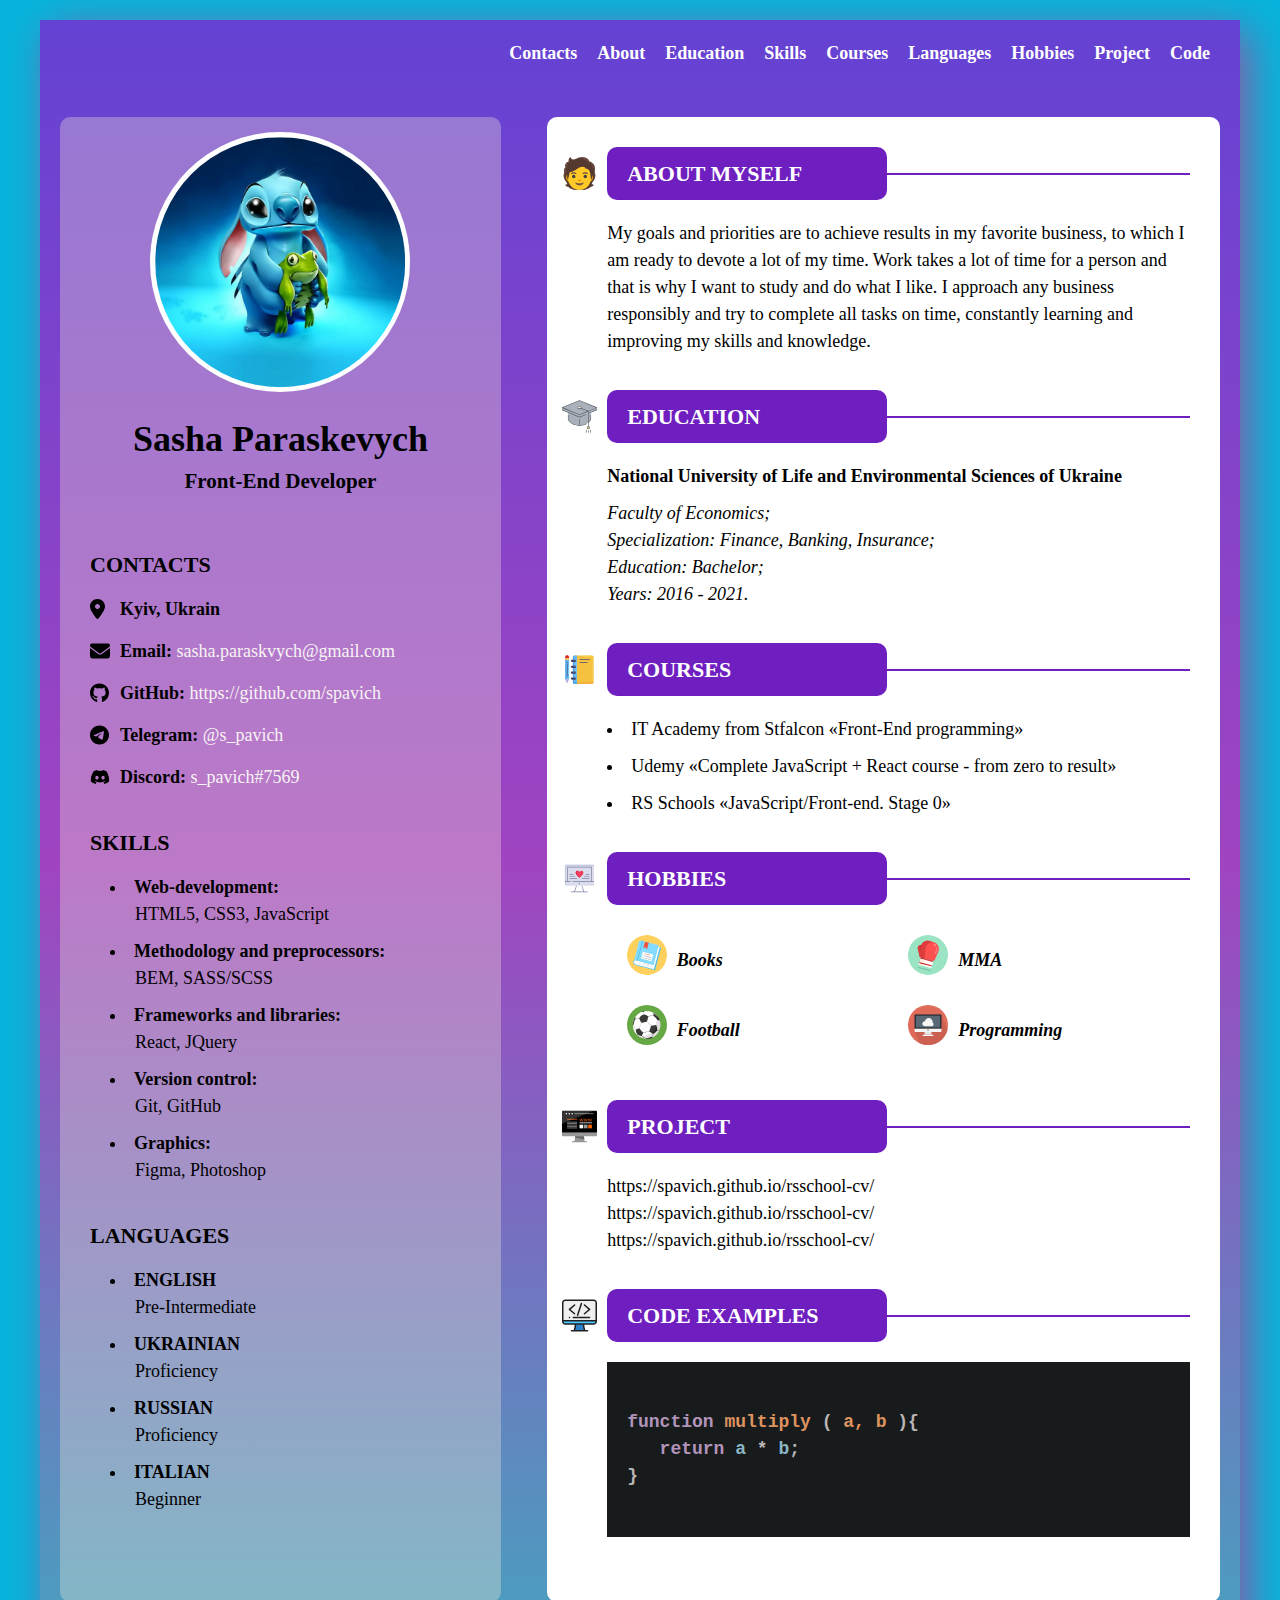
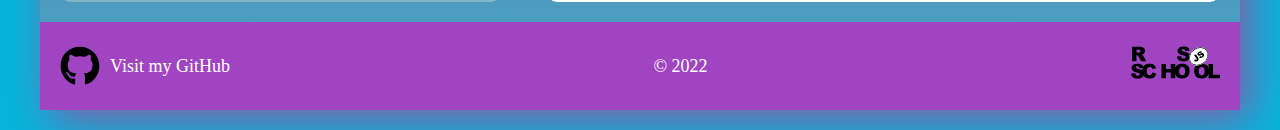
<file: index.html>
<!DOCTYPE html>
<html lang="en">
<head>
	<meta charset="UTF-8">
	<meta http-equiv="X-UA-Compatible" content="IE=edge">
	<meta name="viewport" content="width=device-width, initial-scale=1.0">
	<title>CV</title>
	<!-- Reset style CSS -->
	<link rel="stylesheet" href="css/reset.css">
	<!-- CSS -->
	<link rel="stylesheet" href="css/style.css">
	<!-- Media CSS -->
	<link rel="stylesheet" href="css/media.css">
</head>
<body>
	<div class="wrapper">
		<header class="header">
			<nav class="menu">
				<ul class="menu__list">
					<li class="menu__item">
						<a class="menu__link" href="#contacts">Contacts</a>
					</li>
					<li class="menu__item">
						<a class="menu__link" href="#about">About</a>
					</li>
					<li class="menu__item">
						<a class="menu__link" href="#education">education</a>
					</li>
					<li class="menu__item">
						<a class="menu__link" href="#skills">Skills</a>
					</li>
					<li class="menu__item">
						<a class="menu__link" href="#courses">courses</a>
					</li>
					<li class="menu__item">
						<a class="menu__link" href="#languages">languages</a>
					</li>
					<li class="menu__item">
						<a class="menu__link" href="#hobbies">hobbies</a>
					</li>
					<li class="menu__item">
						<a class="menu__link" href="#project">Project</a>
					</li>
					<li class="menu__item">
						<a class="menu__link" href="#code">Code</a>
					</li>
				</ul>
			</nav>
		</header>
	
		<main class="main">
			<div class="main__left">
				<section class="user">
					<div class="avatar">
						<img class="avatar__img" src="img/avatar.jpg" alt="avatar">
					</div>
					<h1 class="h1">Sasha Paraskevych</h1>
					<h3 class="h3">Front-End Developer</h3>
				</section>
				<section class="contacts section--margin-bottom" id="contacts">
					<h2 class="h2">contacts</h2>
					<ul class="contacts__list">
						<li class="contacts__item">
							<div class="contacts__image contacts__image-location"></div>
							<div class="contacts__text">
								<strong class="contacts__text-name">Kyiv, Ukrain</strong>
							</div>
						</li>
						<li class="contacts__item">
							<div class="contacts__image contacts__image-email"></div>
							<div class="contacts__text">
								<strong class="contacts__text-name">Email:</strong>
								<a class="contacts__link" target="_blank" href="mailto:sasha.paraskvych@gmail.com">sasha.paraskvych@gmail.com</a>
							</div>
						</li>
						<li class="contacts__item">
							<div class="contacts__image contacts__image-github"></div>
							<div class="contacts__text">
								<strong class="contacts__text-name">GitHub:</strong>
								<a class="contacts__link" target="_blank" href="https://github.com/spavich">https://github.com/spavich</a>
							</div>
						</li>
						<li class="contacts__item">
							<div class="contacts__image contacts__image-telegram"></div>
							<div class="contacts__text">
								<strong class="contacts__text-name">Telegram:</strong>
								<a class="contacts__link" target="_blank" href="https://t.me/s_pavich">@s_pavich</a>
							</div>
						</li>
						<li class="contacts__item">
							<div class="contacts__image contacts__image-discord"></div>
							<div class="contacts__text">
								<strong class="contacts__text-name">Discord:</strong>
								<a class="contacts__link"  target="_blank" href="https://discord.gg/GcgYrSXfyS">s_pavich#7569</a>
							</div>
						</li>
					</ul>
				</section>
				<section class="skills section--margin-bottom" id="skills">
					<h2 class="h2">skills</h2>
					<ul class="skills__list">
						<li class="skills__item">
							<strong>Web-development:</strong>
							<span>HTML5, CSS3, JavaScript</span>
						</li>
						<li class="skills__item">
							<strong>Methodology and preprocessors:</strong>
							<span>BEM, SASS/SCSS</span>
						</li>
						<li class="skills__item">
							<strong>Frameworks and libraries:</strong>
							<span>React, JQuery</span>
						</li>
						<li class="skills__item">
							<strong>Version control:</strong>
							<span>Git, GitHub</span>
						</li>
						<li class="skills__item">
							<strong>Graphics:</strong>
							<span>Figma, Photoshop</span>
						</li>
					</ul>
				</section>
				<section class="languages section--margin-bottom"  id="languages">
					<h2 class="h2">languages</h2>
					<ul class="languages__list">
						<li class="languages__item">
							<strong>ENGLISH</strong>
							<span>Pre-Intermediate</span>
						</li>
						<li class="languages__item">
							<strong>UKRAINIAN</strong>
							<span>Proficiency</span>
						</li>
						<li class="languages__item">
							<strong>russian</strong>
							<span>Proficiency</span>
						</li>
						<li class="languages__item">
							<strong>Italian</strong>
							<span>Beginner</span>
						</li>
					</ul>
				</section>
			</div>
			<div class="main__right">
				<section class="about section--margin-bottom" id="about">
					<div class="h2-wrapper">
						<img class="h2-wrapper__image" src="img/mainRight_icon/person.svg" alt="person">
						<h2 class="h2 h2-wrapper__line">ABOUT MYSELF</h2>
					</div>
					<p class="about__text">
						My goals and priorities are to achieve results in my favorite business, to which I am ready to devote a lot of my time. Work takes a lot of time for a person and that is why I want to study and do what I like. I approach any business responsibly and try to complete all tasks on time, constantly learning and improving my skills and knowledge.
					</p>
				</section>
				<section class="education section--margin-bottom" id="education">
					<div class="h2-wrapper">
						<img class="h2-wrapper__image" src="img/mainRight_icon/education.svg" alt="education">
						<h2 class="h2 h2-wrapper__line">education</h2>
					</div>
					<p class="education__text">
						<strong class="education__text-strong">National University of Life and Environmental Scienсes of Ukraine</strong>
					</p>
					<p class="education__text">Faculty of Economics;</p>
					<p class="education__text">Specialization: Finance, Banking, Insurance;</p>
					<p class="education__text">Education: Bachelor;</p>
					<p class="education__text">Years: 2016 - 2021.</p>
				</section>
				<section class="courses section--margin-bottom" id="courses">
					<div class="h2-wrapper">
						<img class="h2-wrapper__image" src="img/mainRight_icon/courses.svg" alt="courses">
						<h2 class="h2 h2-wrapper__line">COURSES</h2>
					</div>
					<ul class="courses__list">
						<li class="courses__item">IT Academy from Stfalcon «Front-End programming»</li>
						<li class="courses__item">Udemy «Complete JavaScript + React course - from zero to result»</li>
						<li class="courses__item">RS Schools «JavaScript/Front-end. Stage 0»</li>
					</ul>
				</section>
				<section class="hobbies section--margin-bottom" id="hobbies">
					<div class="h2-wrapper">
						<img class="h2-wrapper__image" src="img/mainRight_icon/hobbies.svg" alt="hobbies">
						<h2 class="h2 h2-wrapper__line">hobbies</h2>
					</div>
					<ul class="hobbies__list">
						<li class="hobbies__item">
							<div class="hobbies__image hobbies__image-book"></div>
							<span class="hobbies__name">Books</span>
						</li>
						<li class="hobbies__item">
							<div class="hobbies__image hobbies__image-mma"></div>
							<span class="hobbies__name">MMA</span>
						</li>
						<li class="hobbies__item">
							<div class="hobbies__image hobbies__image-football"></div>
							<span class="hobbies__name">Football</span>
						</li>
						<li class="hobbies__item">
							<div class="hobbies__image hobbies__image-programming"></div>
							<span class="hobbies__name">Programming</span>
						</li>
					</ul>
				</section>
				<section class="project section--margin-bottom" id="project">
					<div class="h2-wrapper">
						<img class="h2-wrapper__image" src="img/mainRight_icon/project.svg" alt="project">
						<h2 class="h2 h2-wrapper__line">project</h2>
					</div>
					<!-- My future projects -->
					<ul class="project-list">
						<li class="project-list__item">
							<a class="project-list__link" target="_blank" href="https://spavich.github.io/rsschool-cv/">https://spavich.github.io/rsschool-cv/</a>
						</li>
						<li class="project-list__item">
							<a class="project-list__link" target="_blank" href="https://spavich.github.io/rsschool-cv/">https://spavich.github.io/rsschool-cv/</a>
						</li>
						<li class="project-list__item">
							<a class="project-list__link" target="_blank" href="https://spavich.github.io/rsschool-cv/">https://spavich.github.io/rsschool-cv/</a>
						</li>
					</ul>
				</section>
				<section class="code-examples section--margin-bottom" id="code">
					<div class="h2-wrapper">
						<img class="h2-wrapper__image" src="img/mainRight_icon/code.svg" alt="code">
						<h2 class="h2 h2-wrapper__line">code examples</h2>
					</div>
					<pre class="code-javascript">
						<code class="code-javascript__box">
							<span class="code--violet">function</span><span class="code--orange">  multiply </span>&#40;<span class="code--orange"> a, b</span> &#41;&#123;
							<span class="code--violet" style="white-space: pre-wrap">   return</span> <span class="code--blue">a</span> * <span class="code--blue">b</span>; 
							&#125;
						</code>
					</pre>
				</section>
			</div>
		</main>
		
		<footer class="footer">
			<div class="footer__github-link">
				<a class="github-link" href="https://github.com/spavich" target="_blank">
					<svg xmlns="http://www.w3.org/2000/svg" viewBox="0 0 496 512" width="40px" height="40px">
						<path d="M165.9 397.4c0 2-2.3 3.6-5.2 3.6-3.3.3-5.6-1.3-5.6-3.6 0-2 2.3-3.6 5.2-3.6 3-.3 5.6 1.3 5.6 3.6zm-31.1-4.5c-.7 2 1.3 4.3 4.3 4.9 2.6 1 5.6 0 6.2-2s-1.3-4.3-4.3-5.2c-2.6-.7-5.5.3-6.2 2.3zm44.2-1.7c-2.9.7-4.9 2.6-4.6 4.9.3 2 2.9 3.3 5.9 2.6 2.9-.7 4.9-2.6 4.6-4.6-.3-1.9-3-3.2-5.9-2.9zM244.8 8C106.1 8 0 113.3 0 252c0 110.9 69.8 205.8 169.5 239.2 12.8 2.3 17.3-5.6 17.3-12.1 0-6.2-.3-40.4-.3-61.4 0 0-70 15-84.7-29.8 0 0-11.4-29.1-27.8-36.6 0 0-22.9-15.7 1.6-15.4 0 0 24.9 2 38.6 25.8 21.9 38.6 58.6 27.5 72.9 20.9 2.3-16 8.8-27.1 16-33.7-55.9-6.2-112.3-14.3-112.3-110.5 0-27.5 7.6-41.3 23.6-58.9-2.6-6.5-11.1-33.3 2.6-67.9 20.9-6.5 69 27 69 27 20-5.6 41.5-8.5 62.8-8.5s42.8 2.9 62.8 8.5c0 0 48.1-33.6 69-27 13.7 34.7 5.2 61.4 2.6 67.9 16 17.7 25.8 31.5 25.8 58.9 0 96.5-58.9 104.2-114.8 110.5 9.2 7.9 17 22.9 17 46.4 0 33.7-.3 75.4-.3 83.6 0 6.5 4.6 14.4 17.3 12.1C428.2 457.8 496 362.9 496 252 496 113.3 383.5 8 244.8 8zM97.2 352.9c-1.3 1-1 3.3.7 5.2 1.6 1.6 3.9 2.3 5.2 1 1.3-1 1-3.3-.7-5.2-1.6-1.6-3.9-2.3-5.2-1zm-10.8-8.1c-.7 1.3.3 2.9 2.3 3.9 1.6 1 3.6.7 4.3-.7.7-1.3-.3-2.9-2.3-3.9-2-.6-3.6-.3-4.3.7zm32.4 35.6c-1.6 1.3-1 4.3 1.3 6.2 2.3 2.3 5.2 2.6 6.5 1 1.3-1.3.7-4.3-1.3-6.2-2.2-2.3-5.2-2.6-6.5-1zm-11.4-14.7c-1.6 1-1.6 3.6 0 5.9 1.6 2.3 4.3 3.3 5.6 2.3 1.6-1.3 1.6-3.9 0-6.2-1.4-2.3-4-3.3-5.6-2z"/>
					</svg>
					<span class="github-link__span">Visit my GitHub</span>
				</a>
			</div>
			<div class="footer__copy">
				<p>© 2022</p>
			</div>
			<div class="footer__rsschool">
				<a class="rsschool-link" href="https://rs.school/js/" target="_blank">
					<svg width="89px" height="40px"  id="Layer_1" xmlns="http://www.w3.org/2000/svg" xmlns:xlink="http://www.w3.org/1999/xlink" viewBox="0 0 552.8 205.3"><style>.st0{fill:#fff}.st1{clip-path:url(#SVGID_2_)}.st2{clip-path:url(#SVGID_4_)}.st3{clip-path:url(#SVGID_6_)}.st4{clip-path:url(#SVGID_8_)}.st5{fill:#fff;stroke:#000;stroke-width:4;stroke-miterlimit:10}.st6{clip-path:url(#SVGID_8_)}.st6,.st7{fill:none;stroke:#000;stroke-width:4;stroke-miterlimit:10}.st8,.st9{clip-path:url(#SVGID_10_)}.st9{fill:none;stroke:#000;stroke-width:4;stroke-miterlimit:10}</style><title>rs_school_js</title><path d="M285.4 68l26.3-1.7c.6 4.3 1.7 7.5 3.5 9.8 2.9 3.6 6.9 5.4 12.2 5.4 3.9 0 7-.9 9.1-2.8 2-1.5 3.2-3.9 3.2-6.4 0-2.4-1.1-4.7-3-6.2-2-1.8-6.7-3.6-14.1-5.2-12.1-2.7-20.8-6.3-25.9-10.9-5.1-4.3-8-10.6-7.8-17.3 0-4.6 1.4-9.2 4-13 3-4.3 7.1-7.7 12-9.6 5.3-2.3 12.7-3.5 22-3.5 11.4 0 20.1 2.1 26.1 6.4 6 4.2 9.6 11 10.7 20.3l-26 1.5c-.7-4-2.1-6.9-4.4-8.8s-5.3-2.8-9.2-2.8c-3.2 0-5.6.7-7.2 2-1.5 1.2-2.5 3-2.4 5 0 1.5.8 2.9 2 3.8 1.3 1.2 4.4 2.3 9.3 3.3 12.1 2.6 20.7 5.2 26 7.9 5.3 2.7 9.1 6 11.4 9.9 2.4 4 3.6 8.6 3.5 13.3 0 5.6-1.6 11.2-4.8 15.9-3.3 4.9-7.9 8.7-13.3 11-5.7 2.5-12.9 3.8-21.5 3.8-15.2 0-25.7-2.9-31.6-8.8S286.1 77 285.4 68zM6.3 97.6V8.2h46.1c8.5 0 15.1.7 19.6 2.2 4.4 1.4 8.3 4.3 10.9 8.2 2.9 4.3 4.3 9.3 4.2 14.5.3 8.8-4.2 17.2-11.9 21.6-3 1.7-6.3 2.9-9.7 3.5 2.5.7 5 1.9 7.2 3.3 1.7 1.4 3.1 3 4.4 4.7 1.5 1.7 2.8 3.6 3.9 5.6l13.4 25.9H63L48.2 70.2c-1.9-3.5-3.5-5.8-5-6.9-2-1.4-4.4-2.1-6.8-2.1H34v36.3H6.3zM34 44.4h11.7c2.5-.2 4.9-.6 7.3-1.2 1.8-.3 3.4-1.3 4.5-2.8 2.7-3.6 2.3-8.7-1-11.8-1.8-1.5-5.3-2.3-10.3-2.3H34v18.1zM0 174.2l26.3-1.7c.6 4.3 1.7 7.5 3.5 9.8 2.8 3.6 6.9 5.5 12.2 5.5 3.9 0 7-.9 9.1-2.8 2-1.6 3.2-3.9 3.2-6.4 0-2.4-1.1-4.7-3-6.2-2-1.8-6.7-3.6-14.2-5.2-12.1-2.7-20.8-6.3-25.9-10.9-5.1-4.3-8-10.6-7.8-17.3 0-4.6 1.4-9.2 4-13 3-4.3 7.1-7.7 12-9.6 5.3-2.3 12.7-3.5 22-3.5 11.4 0 20.1 2.1 26.1 6.4s9.5 11 10.6 20.3l-26 1.5c-.7-4-2.1-6.9-4.4-8.8-2.2-1.9-5.3-2.8-9.2-2.7-3.2 0-5.6.7-7.2 2.1-1.6 1.2-2.5 3-2.4 5 0 1.5.8 2.9 2 3.8 1.3 1.2 4.4 2.3 9.3 3.3 12.1 2.6 20.7 5.2 26 7.9 5.3 2.7 9.1 6 11.4 9.9 2.4 4 3.6 8.6 3.6 13.2 0 5.6-1.7 11.1-4.8 15.8-3.3 4.9-7.9 8.7-13.3 11-5.7 2.5-12.9 3.8-21.5 3.8-15.2 0-25.7-2.9-31.6-8.8-5.9-6-9.2-13.4-10-22.4z"/><path d="M133 167.2l24.2 7.3c-1.3 6.1-4 11.9-7.7 17-3.4 4.5-7.9 8-13 10.3-5.2 2.3-11.8 3.5-19.8 3.5-9.7 0-17.7-1.4-23.8-4.2-6.2-2.8-11.5-7.8-16-14.9-4.5-7.1-6.7-16.2-6.7-27.3 0-14.8 3.9-26.2 11.8-34.1s19-11.9 33.4-11.9c11.3 0 20.1 2.3 26.6 6.8 6.4 4.6 11.2 11.6 14.4 21l-24.4 5.4c-.6-2.1-1.5-4.2-2.7-6-1.5-2.1-3.4-3.7-5.7-4.9-2.3-1.2-4.9-1.7-7.5-1.7-6.3 0-11.1 2.5-14.4 7.6-2.5 3.7-3.8 9.6-3.8 17.6 0 9.9 1.5 16.7 4.5 20.4 3 3.7 7.2 5.5 12.7 5.5 5.3 0 9.3-1.5 12-4.4 2.7-3.1 4.7-7.4 5.9-13zm56.5-52.8h27.6v31.3h30.2v-31.3h27.8v89.4h-27.8v-36.2h-30.2v36.2h-27.6v-89.4z"/><path d="M271.3 159.1c0-14.6 4.1-26 12.2-34.1 8.1-8.1 19.5-12.2 34-12.2 14.9 0 26.3 4 34.4 12S364 144 364 158.4c0 10.5-1.8 19-5.3 25.7-3.4 6.6-8.7 12-15.2 15.6-6.7 3.7-15 5.6-24.9 5.6-10.1 0-18.4-1.6-25-4.8-6.8-3.4-12.4-8.7-16.1-15.2-4.1-7-6.2-15.7-6.2-26.2zm27.6.1c0 9 1.7 15.5 5 19.5 3.3 3.9 7.9 5.9 13.7 5.9 5.9 0 10.5-1.9 13.8-5.8s4.9-10.8 4.9-20.8c0-8.4-1.7-14.6-5.1-18.4-3.4-3.9-8-5.8-13.8-5.8-5.1-.2-10 2-13.4 5.9-3.4 3.9-5.1 10.4-5.1 19.5zm93.4-.1c0-14.6 4.1-26 12.2-34.1 8.1-8.1 19.5-12.2 34-12.2 14.9 0 26.4 4 34.4 12S485 144 485 158.4c0 10.5-1.8 19-5.3 25.7-3.4 6.6-8.7 12-15.2 15.6-6.7 3.7-15 5.6-24.9 5.6-10.1 0-18.4-1.6-25-4.8-6.8-3.4-12.4-8.7-16.1-15.2-4.1-7-6.2-15.7-6.2-26.2zm27.6.1c0 9 1.7 15.5 5 19.5 3.3 3.9 7.9 5.9 13.7 5.9 5.9 0 10.5-1.9 13.8-5.8 3.3-3.9 4.9-10.8 4.9-20.8 0-8.4-1.7-14.6-5.1-18.4-3.4-3.9-8-5.8-13.8-5.8-5.1-.2-10.1 2-13.4 5.9-3.4 3.9-5.1 10.4-5.1 19.5z"/><path d="M482.1 114.4h27.6v67.4h43.1v22H482v-89.4z"/><ellipse transform="rotate(-37.001 420.46 67.88)" class="st0" cx="420.5" cy="67.9" rx="63" ry="51.8"/><defs><ellipse id="SVGID_1_" transform="rotate(-37.001 420.46 67.88)" cx="420.5" cy="67.9" rx="63" ry="51.8"/></defs><clipPath id="SVGID_2_"><use xlink:href="#SVGID_1_" overflow="visible"/></clipPath><g class="st1"><path transform="rotate(-37.001 420.82 68.353)" class="st0" d="M330.9-14.2h179.8v165.1H330.9z"/><g id="Layer_2_1_"><defs><path id="SVGID_3_" transform="rotate(-37.001 420.82 68.353)" d="M330.9-14.2h179.8v165.1H330.9z"/></defs><clipPath id="SVGID_4_"><use xlink:href="#SVGID_3_" overflow="visible"/></clipPath><g id="Layer_1-2" class="st2"><ellipse transform="rotate(-37.001 420.46 67.88)" class="st0" cx="420.5" cy="67.9" rx="63" ry="51.8"/><defs><ellipse id="SVGID_5_" transform="rotate(-37.001 420.46 67.88)" cx="420.5" cy="67.9" rx="63" ry="51.8"/></defs><clipPath id="SVGID_6_"><use xlink:href="#SVGID_5_" overflow="visible"/></clipPath><g class="st3"><path transform="rotate(-37 420.799 68.802)" class="st0" d="M357.8 17h125.9v103.7H357.8z"/><defs><path id="SVGID_7_" transform="rotate(-37 420.799 68.802)" d="M357.8 17h125.9v103.7H357.8z"/></defs><clipPath id="SVGID_8_"><use xlink:href="#SVGID_7_" overflow="visible"/></clipPath><g class="st4"><ellipse transform="rotate(-37.001 420.46 67.88)" class="st5" cx="420.5" cy="67.9" rx="63" ry="51.8"/></g><path transform="rotate(-37 420.799 68.802)" class="st6" d="M357.8 17h125.9v103.7H357.8z"/><ellipse transform="rotate(-37.001 420.46 67.88)" class="st7" cx="420.5" cy="67.9" rx="63" ry="51.8"/><path transform="rotate(-37 420.799 68.802)" class="st0" d="M357.8 17h125.9v103.7H357.8z"/><defs><path id="SVGID_9_" transform="rotate(-37 420.799 68.802)" d="M357.8 17h125.9v103.7H357.8z"/></defs><clipPath id="SVGID_10_"><use xlink:href="#SVGID_9_" overflow="visible"/></clipPath><g class="st8"><ellipse transform="rotate(-37.001 420.46 67.88)" class="st5" cx="420.5" cy="67.9" rx="63" ry="51.8"/></g><path transform="rotate(-37 420.799 68.802)" class="st9" d="M357.8 17h125.9v103.7H357.8z"/><path transform="rotate(-37.001 420.82 68.353)" class="st7" d="M330.9-14.2h179.8v165.1H330.9z"/></g><ellipse transform="rotate(-37.001 420.46 67.88)" class="st7" cx="420.5" cy="67.9" rx="63" ry="51.8"/><path d="M392.4 61.3l10-7 12.3 17.5c2.1 2.8 3.7 5.8 4.9 9.1.7 2.5.5 5.2-.5 7.6-1.3 3-3.4 5.5-6.2 7.3-3.3 2.3-6.1 3.6-8.5 4-2.3.4-4.7 0-6.9-1-2.4-1.2-4.5-2.9-6.1-5.1l8.6-8c.7 1.1 1.6 2.1 2.6 2.9.7.5 1.5.8 2.4.8.7 0 1.4-.3 1.9-.7 1-.6 1.7-1.8 1.6-3-.3-1.7-1-3.4-2.1-4.7l-14-19.7zm30 11.1l9.1-7.2c1 1.2 2.3 2.1 3.7 2.6 2 .6 4.1.2 5.8-1.1 1.2-.8 2.2-1.9 2.6-3.3.6-1.8-.4-3.8-2.2-4.4-.3-.1-.6-.2-.9-.2-1.2-.1-3.3.4-6.4 1.7-5.1 2.1-9.1 2.9-12.1 2.6-2.9-.3-5.6-1.8-7.2-4.3-1.2-1.7-1.8-3.7-1.9-5.7 0-2.3.6-4.6 1.9-6.5 1.9-2.7 4.2-5 7-6.8 4.2-2.9 7.9-4.3 11.1-4.3 3.2 0 6.2 1.5 9 4.6l-9 7.1c-1.8-2.3-5.2-2.8-7.5-1l-.3.3c-1 .6-1.7 1.5-2.1 2.6-.3.8-.1 1.7.4 2.4.4.5 1 .9 1.7.9.8.1 2.2-.3 4.2-1.2 5-2.1 8.8-3.3 11.4-3.7 2.2-.4 4.5-.2 6.6.7 1.9.8 3.5 2.2 4.6 3.9 1.4 2 2.2 4.4 2.3 6.9.1 2.6-.6 5.1-2 7.3-1.8 2.7-4.1 5-6.8 6.8-5.5 3.8-10 5.4-13.6 4.8-3.9-.6-7.1-2.6-9.4-5.5z"/></g></g></g></svg>
				</a>
			</div>
		</footer>
	</div>
</body>
</html>
</file>
<file: css/style.css>
/* Fonts */
@font-face {
	font-family: 'Roboto-Medium';
	font-weight: 500;
	font-style: normal;
	font-display: swap;
	src: local('Roboto-Medium'),	
				url('../fonts/Roboto-Medium.woff2') format('woff2'),
				url('../fonts/Roboto-Medium.woff') format('Roboto');
}
@font-face {
	font-family: 'Roboto-Bold';
	font-weight: 700;
	font-style: normal;
	font-display: swap;
	src: local('Roboto-Bold'),	
				url('../fonts/Roboto-Bold.woff2') format('woff2'),
				url('../fonts/Roboto-Bold.woff') format('Roboto');
}
/*  */
html{
	scroll-behavior: smooth;
}
body{
	font-family: 'Roboto-Medium';
	font-weight: 500;
	font-size: 18px;
	line-height: 1.5;
	color: #ffffff;
	min-height: 100vh;
	background-color: #06b4db;
	padding: 20px;
}
.wrapper{
	max-width: 1200px;
  margin: 0 auto;
	min-height: 100vh;
	display: flex;
  flex-direction: column;
  justify-content: space-between;
	background: linear-gradient(0deg, #41a8bf,#a044c1,#6442d3);
	box-shadow: 10px 10px 40px -1px #9058a5;
}
a{
	text-decoration: none;
	color: #ffffff;
}
.h1,
.h3{
	text-align: center;
	white-space: nowrap;
}
.h2{
	font-family: 'Roboto-Bold';
	font-size: 22px;
	font-weight: 700;
	text-transform: uppercase;
}
.section--margin-bottom{
	margin-bottom: 35px;
}
/* Header */
.header{
	display: flex;
	align-items: center;
	justify-content: flex-end;
	padding: 20px;
}
.menu__list{
	display: flex;
	align-items: center;
	justify-content: space-between;
}
.menu__item{
	font-weight: bold;
	margin: 0 10px;
	text-transform: capitalize;
}
.menu__link{
	font-family: 'Roboto-Bold';
	font-weight: 700;
	padding-bottom: 5px;
	border-bottom: 1px solid rgba(255,245,215,0);
	transition: all 0.4s ease;
}
.menu__link:hover{
	color: #1ec9ef;
	border-bottom: 1px solid #1ec9ef;
}
/* Main */
.main{
	margin-top: 10px;
	display: flex;
	justify-content: space-between;
	padding: 20px;
	border: 10px;
}
.main__left,
.main__right{
	padding: 30px;
	border-radius: 10px;
}
/* Main__left*/
.main__left{
	flex: 0 0 38%;
	background: rgba(255,245,215,0.3);
	color: #000;
	padding-top: 15px;
}
.user{
	display: flex;
	flex-direction: column;
	align-items: center;
	margin-bottom: 50px;
}
.avatar {
	width: 260px;
	height: 260px;
	background-color: #ffffff;
	border-radius: 50%;
	margin-bottom: 20px;
	position: relative;
}
.avatar__img{
	width: 96%;
	height: 96%;
	object-fit: cover;
	border-radius: 50%;
	position: absolute;
	top: 50%;
	left: 50%;
	transform: translate(-50%, -50%);
	z-index: 11;
}
.main__left .h2{
	margin-bottom: 15px;
}
.contacts__item{
	display: flex;
	align-items: center;
	margin-bottom: 15px;
}
.contacts__image-location{
	background-image: url(../img/contacts_icon/location.svg);
}
.contacts__image-email{
	background-image: url(../img/contacts_icon/email.svg);
}
.contacts__image-github{
	background-image: url(../img/contacts_icon/github.svg);
}
.contacts__image-telegram{
	background-image: url(../img/contacts_icon/telegram.svg);
}
.contacts__image-discord{
	background-image: url(../img/contacts_icon/discord.svg);
}
.contacts__image{
	background-position: center left;
	background-repeat: no-repeat;
	background-size: contain;
	width: 20px;
	height: 20px;
	margin-right: 10px;
}
.contacts__link{
	color: #f7f3f3;
}
.skills__item,
.languages__item{
  list-style: inside;
	margin-bottom: 10px;
	padding-left: 20px;
}
.skills__item span,
.languages__item span{
	display: block;
	text-transform: capitalize;
	padding-left: 25px;
}
.languages__item strong{
	font-family: 'Roboto-Bold';
	font-weight: 700;
	text-transform: uppercase;
}
/* Main__right */
.main__right{
	flex: 0 0 58%;
	color: #000;
	background-color: #ffffff;
	padding-left: 60px;
	position: relative;
}
.h2-wrapper{
	display: flex;
	align-items: center;
	justify-content: space-between;
	color: #ffffff;
	margin-bottom: 20px;
}
.h2-wrapper::after{
	content: "";
	display: block;
	height: 2px;
	flex: 1 1 50%;
	background-color: #6f1fbf;
}
.h2-wrapper__image{
	width: 35px;
	height: 35px;
	position: absolute;
	left: 15px;
}
.h2-wrapper__line{
	width: 280px;
	padding: 10px 20px;
	background-color: #6f1fbf;
	border-radius: 10px;
}
.education__text{
	font-style: italic;
}
.education__text-strong {
	display: block;
	font-family: 'Roboto-Bold';
	font-weight: 700;
	font-style: normal;
	margin-bottom: 10px;
}
.courses__item{
  list-style: inside;
}
.courses__item:not(:last-child){
	margin-bottom: 10px;
}
.hobbies__list{
	display: flex;
	justify-content:space-evenly;
	flex-wrap: wrap;
}
.hobbies__item{
	display: flex;
	align-items: center;
	flex: 0 0 45%;
}
.hobbies__image-book{
	background-image: url(../img/mainRight_icon/book.svg);
	transform: rotate(15deg);
}
.hobbies__image-mma{
	background-image: url(../img/mainRight_icon/boxing.svg);
	transform: rotate(15deg);
}
.hobbies__image-football{
	background-image: url(../img/mainRight_icon/football.svg);
}
.hobbies__image-programming{
	background-image: url(../img/mainRight_icon/programming.svg);
}
.hobbies__image{
	background-size: cover;
	background-repeat: no-repeat;
	width: 40px;
	height: 40px;
	margin: 10px  10px 20px 0;
}
.hobbies__name{
	font-family: 'Roboto-Bold';
	font-weight: 700;
	font-style: italic;
}
.project-list__link{
	color: #000;
}
.code-javascript{
	font-weight: bold;
	white-space: pre-line;
	color: #bbb6b6;
	background-color: #181b1c;
	padding: 20px;
}
.code--violet{
	color: #b294bb;
}
.code--orange{
	color: #de935f;
}
.code--blue{
	color: #89b6c5;
}
/* Footer */
.footer{
	display: flex;
	justify-content: space-between;
	align-items: center;
	padding: 20px;
	background-color: #a044c1;
}
.github-link{
	display: flex;
	align-items: center;
}
.github-link__span{
	margin-left: 10px;
}
</file>
<file: css/media.css>
@media (max-width: 1060px){
	.contacts__link {
    display: block;
	}
}
@media (max-width: 960px){
	body{
		padding: 0;
	}
	.header{
		display: none;
	}
	.main {
    display: block;
		margin-top: 0;
	}
	.main__left{
		border-radius: 10px 10px 0 0;
	}
	.user{
		margin-bottom: 35px;
	}
	.contacts__link {
    display: inline;
	}
	.section--margin-bottom:last-child{
		margin-bottom: 0;
	}
	.main__right{
		border-radius: 0 0 10px 10px;
	}
}
@media (max-width: 690px){
	body{
		font-size: 16px;
	}
	.h2{
		font-size: 20px;
	}
	.main__left{
		border-radius: 10px 10px 0 0;
	}
	.main__right{
		border-radius: 0 0 10px 10px;
	}
}
@media (max-width: 690px){
	.h2 {
    font-size: 18px;
	}
	.h2-wrapper__image {
		display: none;
	}
	.h2-wrapper__line {
    width: 100%;
	}
	.h2-wrapper::after {
		display: none;
	}
	.main{
		padding: 10px;
	}
	.main__left, .main__right {
    padding: 15px;
	}
	.avatar{
		width: 225px;
		height: 225px;
	}
	.user {
    margin-bottom: 25px;
	}
}
@media (max-width: 400px){
	body{
		font-size: 14px;
	}
	.h2 {
    font-size: 16px;
	}
	.avatar {
    width: 200px;
    height: 200px;
	}
	.section--margin-bottom,
	.user {
    margin-bottom: 20px;
	}
	.hobbies__list{
		display: block;
		margin-left: 10%;
	}
	footer{
		flex-direction: column;
	}
	.footer__github-link{
		order: 1;
		margin-bottom: 15px;
	}
	.footer__copy{
		order: 3;
	}
	.footer__rsschool{
		order: 2;
		margin-bottom: 20px;
	}
}
@media (max-width: 320px){
	body{
		font-size: 12px;
	}
	.h2 {
    font-size: 14px;
	}
	.main__left, .main__right {
    padding: 10px;
	}
	.code-javascript {
    padding: 10px;
	}
}
</file>
